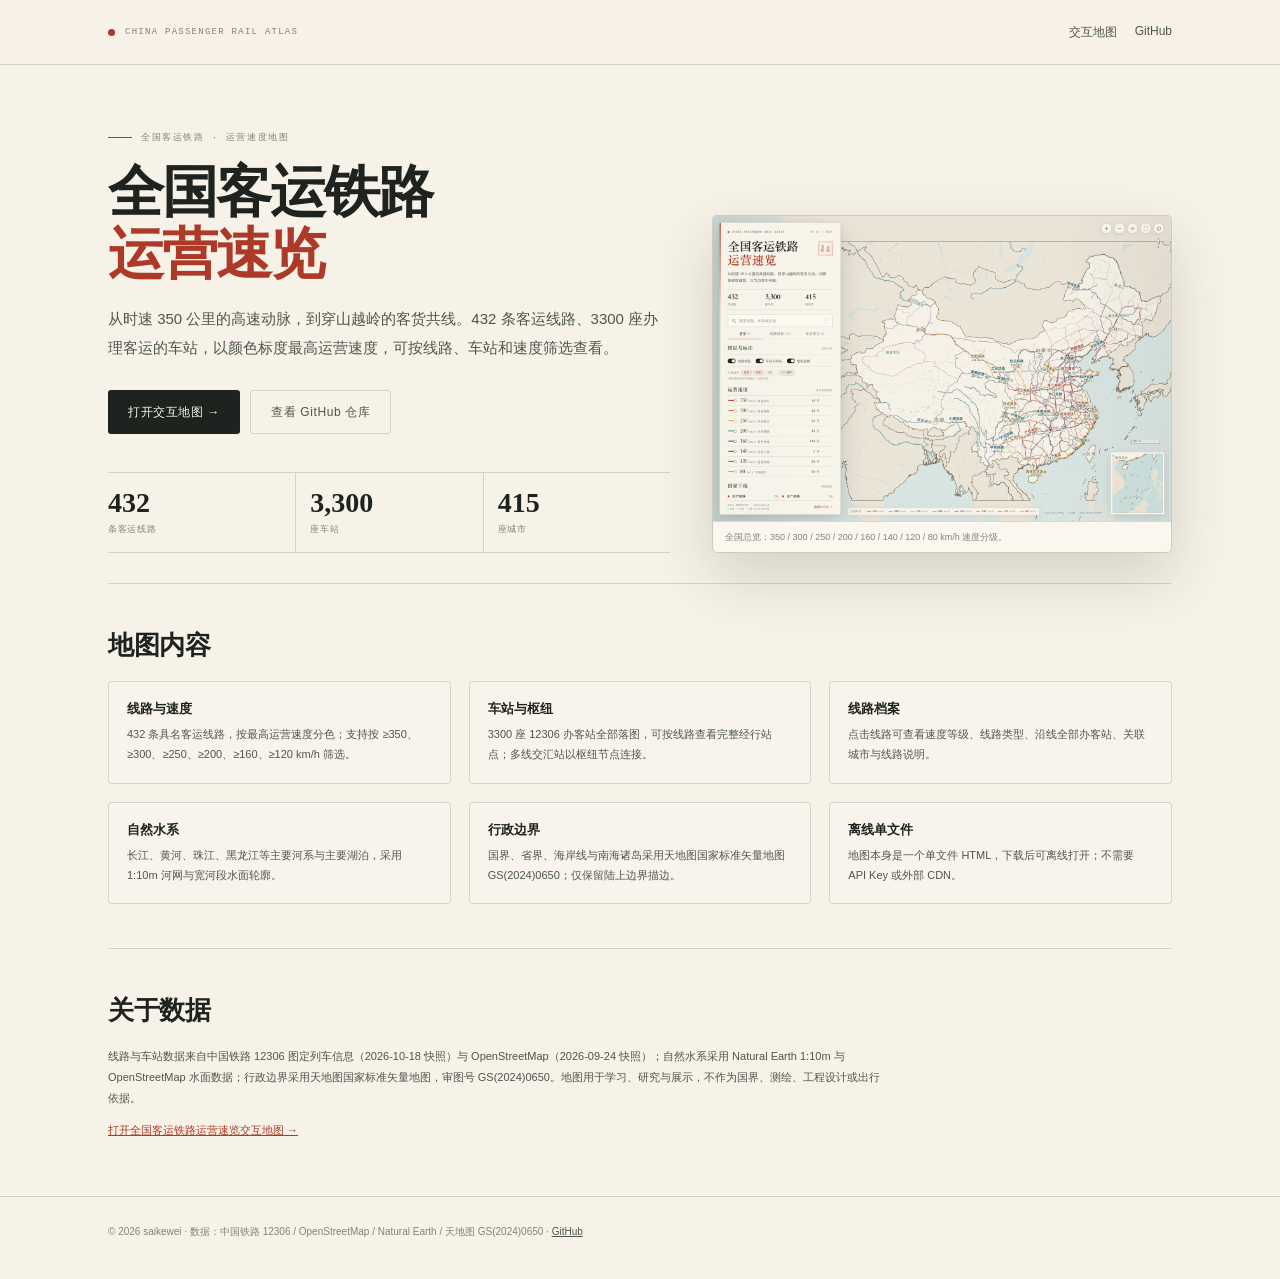
<file: index.html>
<!doctype html>
<html lang="zh-CN">
<head>
<meta charset="utf-8">
<meta name="viewport" content="width=device-width, initial-scale=1, viewport-fit=cover">
<meta name="theme-color" content="#dae6e3">
<title>全国客运铁路运营速览 · 中国铁路客运线路地图</title>
<meta name="description" content="全国客运铁路运营速览：432 条客运线路、3300 座车站的交互地图，以运营时速着色，可按线路、车站和速度筛选。数据来自中国铁路 12306、OpenStreetMap 与国家标准矢量地图。">
<meta name="keywords" content="全国客运铁路,中国铁路地图,铁路运营速览,高铁线路图,铁路车站,12306,铁路速度">
<meta name="author" content="saikewei">
<meta name="google-site-verification" content="s7xhuDlLJ-hYEJmyCJqEhS32yF24J2EVVg4B6swz8QY">
<meta name="robots" content="index,follow,max-image-preview:large">
<link rel="sitemap" type="application/xml" title="Sitemap" href="https://saikewei.github.io/rail-map-cn/sitemap-index.xml">
<link rel="canonical" href="https://saikewei.github.io/rail-map-cn/">
<meta property="og:type" content="website">
<meta property="og:site_name" content="全国客运铁路运营速览">
<meta property="og:title" content="全国客运铁路运营速览 · 中国铁路客运线路地图">
<meta property="og:description" content="432 条客运线路、3300 座车站的中国铁路交互地图，按运营时速着色，支持线路、车站与速度筛选。">
<meta property="og:url" content="https://saikewei.github.io/rail-map-cn/">
<meta property="og:image" content="https://saikewei.github.io/rail-map-cn/preview/overview-desktop.png">
<meta property="og:locale" content="zh_CN">
<meta name="twitter:card" content="summary_large_image">
<meta name="twitter:title" content="全国客运铁路运营速览">
<meta name="twitter:description" content="432 条客运线路、3300 座车站的中国铁路交互地图。">
<meta name="twitter:image" content="https://saikewei.github.io/rail-map-cn/preview/overview-desktop.png">
<script type="application/ld+json">
{"@context":"https://schema.org","@type":"WebApplication","name":"全国客运铁路运营速览","alternateName":["全国客运铁路运营图","中国客运铁路地图"],"url":"https://saikewei.github.io/rail-map-cn/map.html","description":"432 条中国客运铁路线路、3300 座车站的交互地图，按最高运营速度着色，支持线路、车站和速度筛选。","applicationCategory":"TravelApplication","operatingSystem":"Web","inLanguage":"zh-CN","isAccessibleForFree":true,"screenshot":"https://saikewei.github.io/rail-map-cn/preview/overview-desktop.png","author":{"@type":"Person","name":"saikewei"},"offers":{"@type":"Offer","price":"0","priceCurrency":"CNY"}}
</script>
<style>
:root{--paper:#f7f2e7;--paper-soft:#fbf7ee;--ink:#1f231f;--ink2:#4e554e;--ink3:#7f847b;--hair:rgba(52,47,38,.16);--accent:#ad3a28;--sea:#dae6e3;--serif:"Songti SC","STSong","Noto Serif SC","Source Han Serif SC","SimSun",serif;--sans:"PingFang SC","Hiragino Sans GB","Microsoft YaHei","Noto Sans CJK SC",sans-serif;--mono:"SF Mono","Menlo",monospace}
*{box-sizing:border-box}html{background:var(--sea)}body{margin:0;background:var(--paper);color:var(--ink);font-family:var(--sans);-webkit-font-smoothing:antialiased}
a{color:inherit}.wrap{max-width:1120px;margin:0 auto;padding:0 28px}
header{border-bottom:1px solid var(--hair);background:rgba(247,242,231,.95)}.head{display:flex;align-items:center;justify-content:space-between;height:64px;gap:20px}
.brand{display:flex;align-items:center;gap:10px;font-family:var(--mono);font-size:9px;letter-spacing:.14em;color:var(--ink3);text-decoration:none}.brand i{width:7px;height:7px;border-radius:50%;background:var(--accent);display:block}
.nav{display:flex;gap:18px;font-size:12px}.nav a{text-decoration:none;color:var(--ink2)}.nav a:hover{color:var(--accent)}
.hero{padding:66px 0 30px;display:grid;grid-template-columns:1.1fr .9fr;gap:42px;align-items:end}
.kicker{font-family:var(--mono);font-size:9px;letter-spacing:.18em;color:var(--ink3);display:flex;align-items:center;gap:9px}.kicker:before{content:"";width:24px;height:1px;background:var(--accent)}
h1{font-family:var(--serif);font-size:56px;line-height:1.1;letter-spacing:-.035em;font-weight:600;margin:18px 0 0}h1 span{color:var(--accent)}
.dek{font-size:15px;line-height:1.9;color:var(--ink2);max-width:560px;margin:20px 0 0}
.cta{display:flex;gap:10px;flex-wrap:wrap;margin:28px 0 0}.btn{display:inline-flex;align-items:center;justify-content:center;height:44px;padding:0 20px;border-radius:3px;background:var(--ink);color:var(--paper-soft);text-decoration:none;font-size:12px;letter-spacing:.05em}.btn:hover{background:var(--accent)}.btn.ghost{background:transparent;color:var(--ink2);border:1px solid var(--hair);}.btn.ghost:hover{color:var(--accent);background:rgba(173,58,40,.04)}
.stats{display:grid;grid-template-columns:repeat(3,1fr);border-top:1px solid var(--hair);border-bottom:1px solid var(--hair);margin-top:38px}.stat{padding:16px 14px;border-left:1px solid var(--hair)}.stat:first-child{border-left:0;padding-left:0}.stat b{display:block;font-family:var(--serif);font-size:28px;line-height:1;font-weight:600}.stat span{display:block;margin-top:6px;font-size:9px;letter-spacing:.08em;color:var(--ink3)}
.shot{margin:0;border:1px solid rgba(52,47,38,.22);border-radius:5px;overflow:hidden;box-shadow:0 24px 60px rgba(29,38,33,.16);background:var(--paper-soft)}.shot img{display:block;width:100%;height:auto}.shot figcaption{font-size:9px;line-height:1.6;color:var(--ink3);padding:8px 12px;border-top:1px solid var(--hair)}
section{padding:44px 0;border-top:1px solid var(--hair)}section h2{font-family:var(--serif);font-size:26px;letter-spacing:-.01em;margin:0 0 18px}.grid{display:grid;grid-template-columns:repeat(3,1fr);gap:18px}.card{padding:18px;border:1px solid var(--hair);border-radius:4px;background:rgba(255,255,255,.2)}.card h3{font-size:13px;margin:0 0 7px}.card p{font-size:11px;line-height:1.8;color:var(--ink2);margin:0}
.note{font-size:11px;line-height:1.9;color:var(--ink2);max-width:780px}.note a{color:var(--accent)}
footer{border-top:1px solid var(--hair);padding:26px 0 38px;font-size:10px;line-height:1.8;color:var(--ink3)}footer a{color:var(--ink2)}
@media(max-width:820px){.hero{grid-template-columns:1fr;gap:30px;padding-top:42px}h1{font-size:40px}.dek{font-size:13px}.grid{grid-template-columns:1fr}.head{height:56px}.nav{gap:12px;font-size:10px}.wrap{padding:0 19px}.stat b{font-size:23px}.shot{max-height:360px}.shot img{height:360px;object-fit:cover;object-position:center}}
</style>
</head>
<body>
<header><div class="wrap head"><a class="brand" href="./"><i></i>CHINA PASSENGER RAIL ATLAS</a><nav class="nav"><a href="map.html">交互地图</a><a href="https://github.com/saikewei/rail-map-cn" target="_blank" rel="noopener">GitHub</a></nav></div></header>
<main class="wrap">
  <div class="hero">
    <div>
      <div class="kicker">全国客运铁路 · 运营速度地图</div>
      <h1>全国客运铁路<br><span>运营速览</span></h1>
      <p class="dek">从时速 350 公里的高速动脉，到穿山越岭的客货共线。432 条客运线路、3300 座办理客运的车站，以颜色标度最高运营速度，可按线路、车站和速度筛选查看。</p>
      <div class="cta"><a class="btn" href="map.html">打开交互地图 →</a><a class="btn ghost" href="https://github.com/saikewei/rail-map-cn" target="_blank" rel="noopener">查看 GitHub 仓库</a></div>
      <div class="stats"><div class="stat"><b>432</b><span>条客运线路</span></div><div class="stat"><b>3,300</b><span>座车站</span></div><div class="stat"><b>415</b><span>座城市</span></div></div>
    </div>
    <figure class="shot"><img src="preview/overview-desktop.png" alt="全国客运铁路运营速览地图：按运营时速着色的中国铁路线路与车站"><figcaption>全国总览：350 / 300 / 250 / 200 / 160 / 140 / 120 / 80 km/h 速度分级。</figcaption></figure>
  </div>
  <section><h2>地图内容</h2><div class="grid">
    <div class="card"><h3>线路与速度</h3><p>432 条具名客运线路，按最高运营速度分色；支持按 ≥350、≥300、≥250、≥200、≥160、≥120 km/h 筛选。</p></div>
    <div class="card"><h3>车站与枢纽</h3><p>3300 座 12306 办客站全部落图，可按线路查看完整经行站点；多线交汇站以枢纽节点连接。</p></div>
    <div class="card"><h3>线路档案</h3><p>点击线路可查看速度等级、线路类型、沿线全部办客站、关联城市与线路说明。</p></div>
    <div class="card"><h3>自然水系</h3><p>长江、黄河、珠江、黑龙江等主要河系与主要湖泊，采用 1:10m 河网与宽河段水面轮廓。</p></div>
    <div class="card"><h3>行政边界</h3><p>国界、省界、海岸线与南海诸岛采用天地图国家标准矢量地图 GS(2024)0650；仅保留陆上边界描边。</p></div>
    <div class="card"><h3>离线单文件</h3><p>地图本身是一个单文件 HTML，下载后可离线打开；不需要 API Key 或外部 CDN。</p></div>
  </div></section>
  <section><h2>关于数据</h2><p class="note">线路与车站数据来自中国铁路 12306 图定列车信息（2026-10-18 快照）与 OpenStreetMap（2026-09-24 快照）；自然水系采用 Natural Earth 1:10m 与 OpenStreetMap 水面数据；行政边界采用天地图国家标准矢量地图，审图号 GS(2024)0650。地图用于学习、研究与展示，不作为国界、测绘、工程设计或出行依据。</p><p class="note"><a href="map.html">打开全国客运铁路运营速览交互地图 →</a></p></section>
</main>
<footer><div class="wrap">© 2026 saikewei · 数据：中国铁路 12306 / OpenStreetMap / Natural Earth / 天地图 GS(2024)0650 · <a href="https://github.com/saikewei/rail-map-cn">GitHub</a></div></footer>
</body>
</html>
</file>
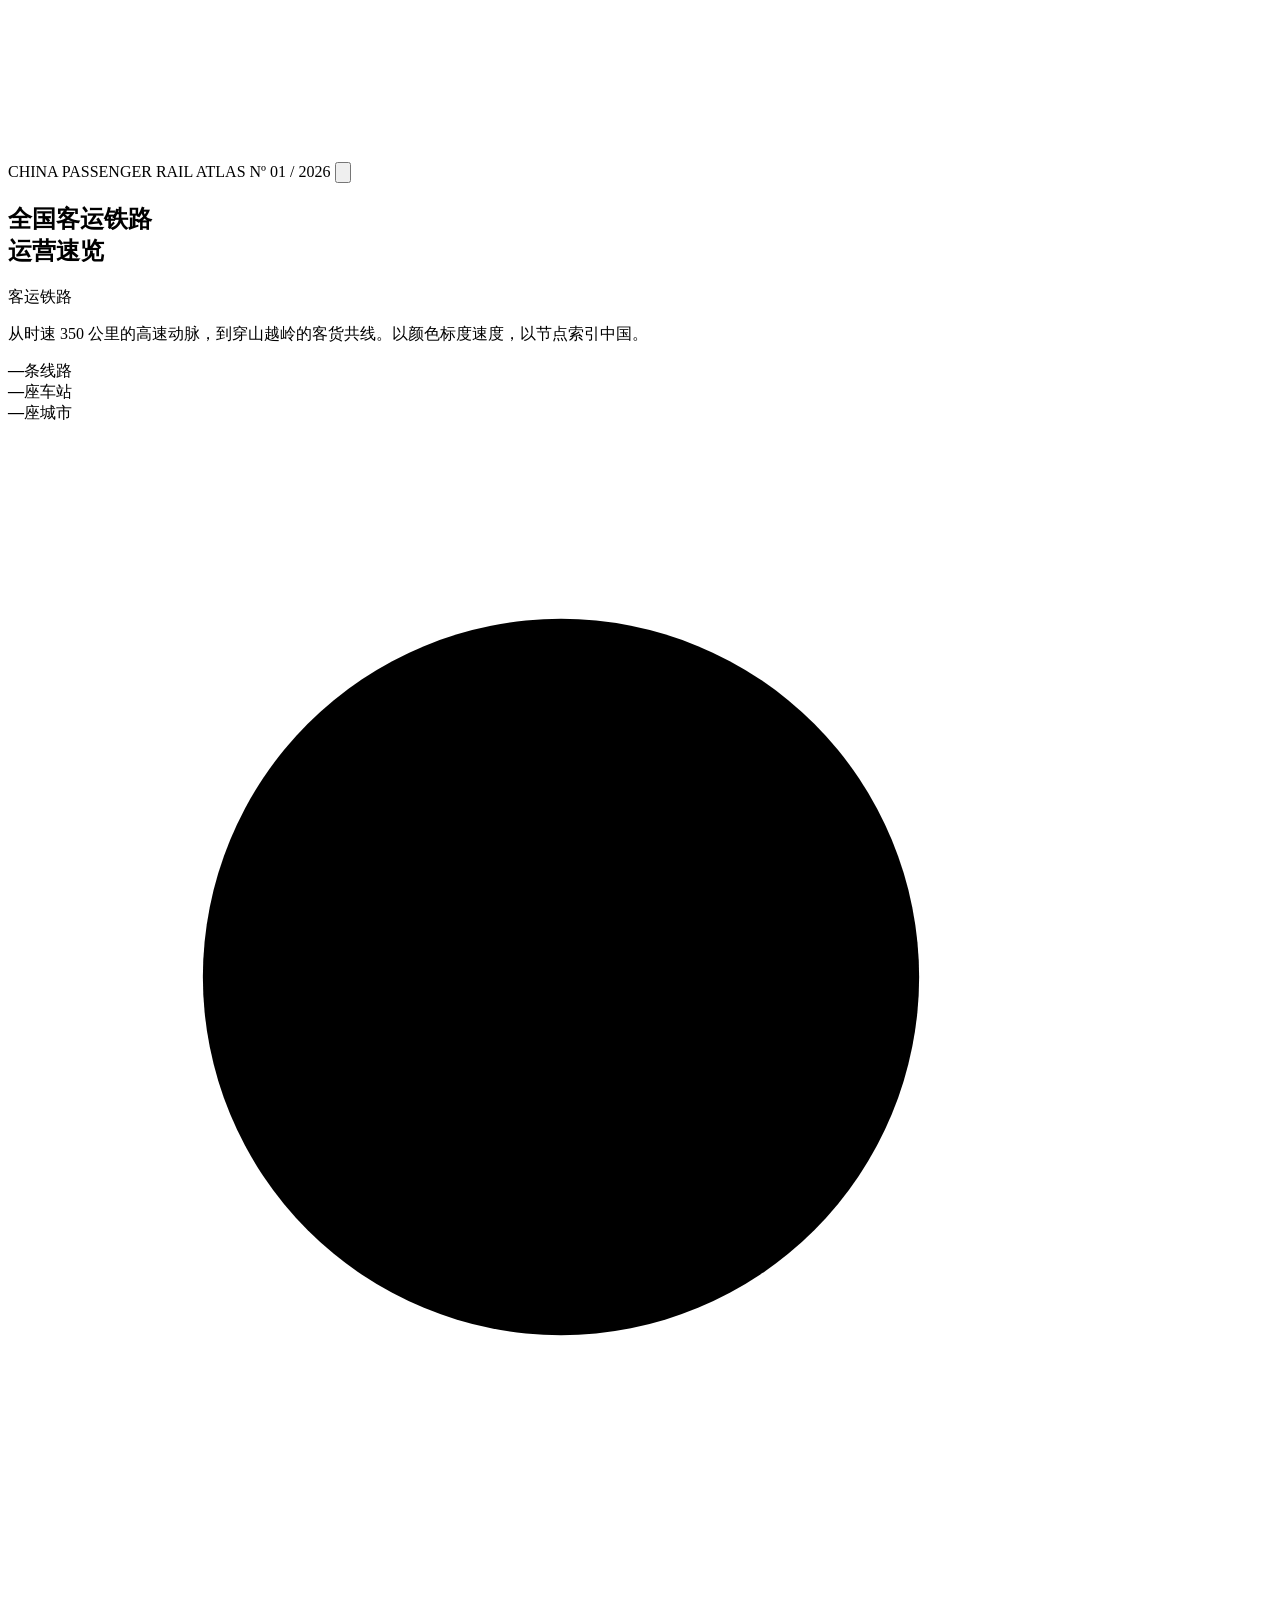
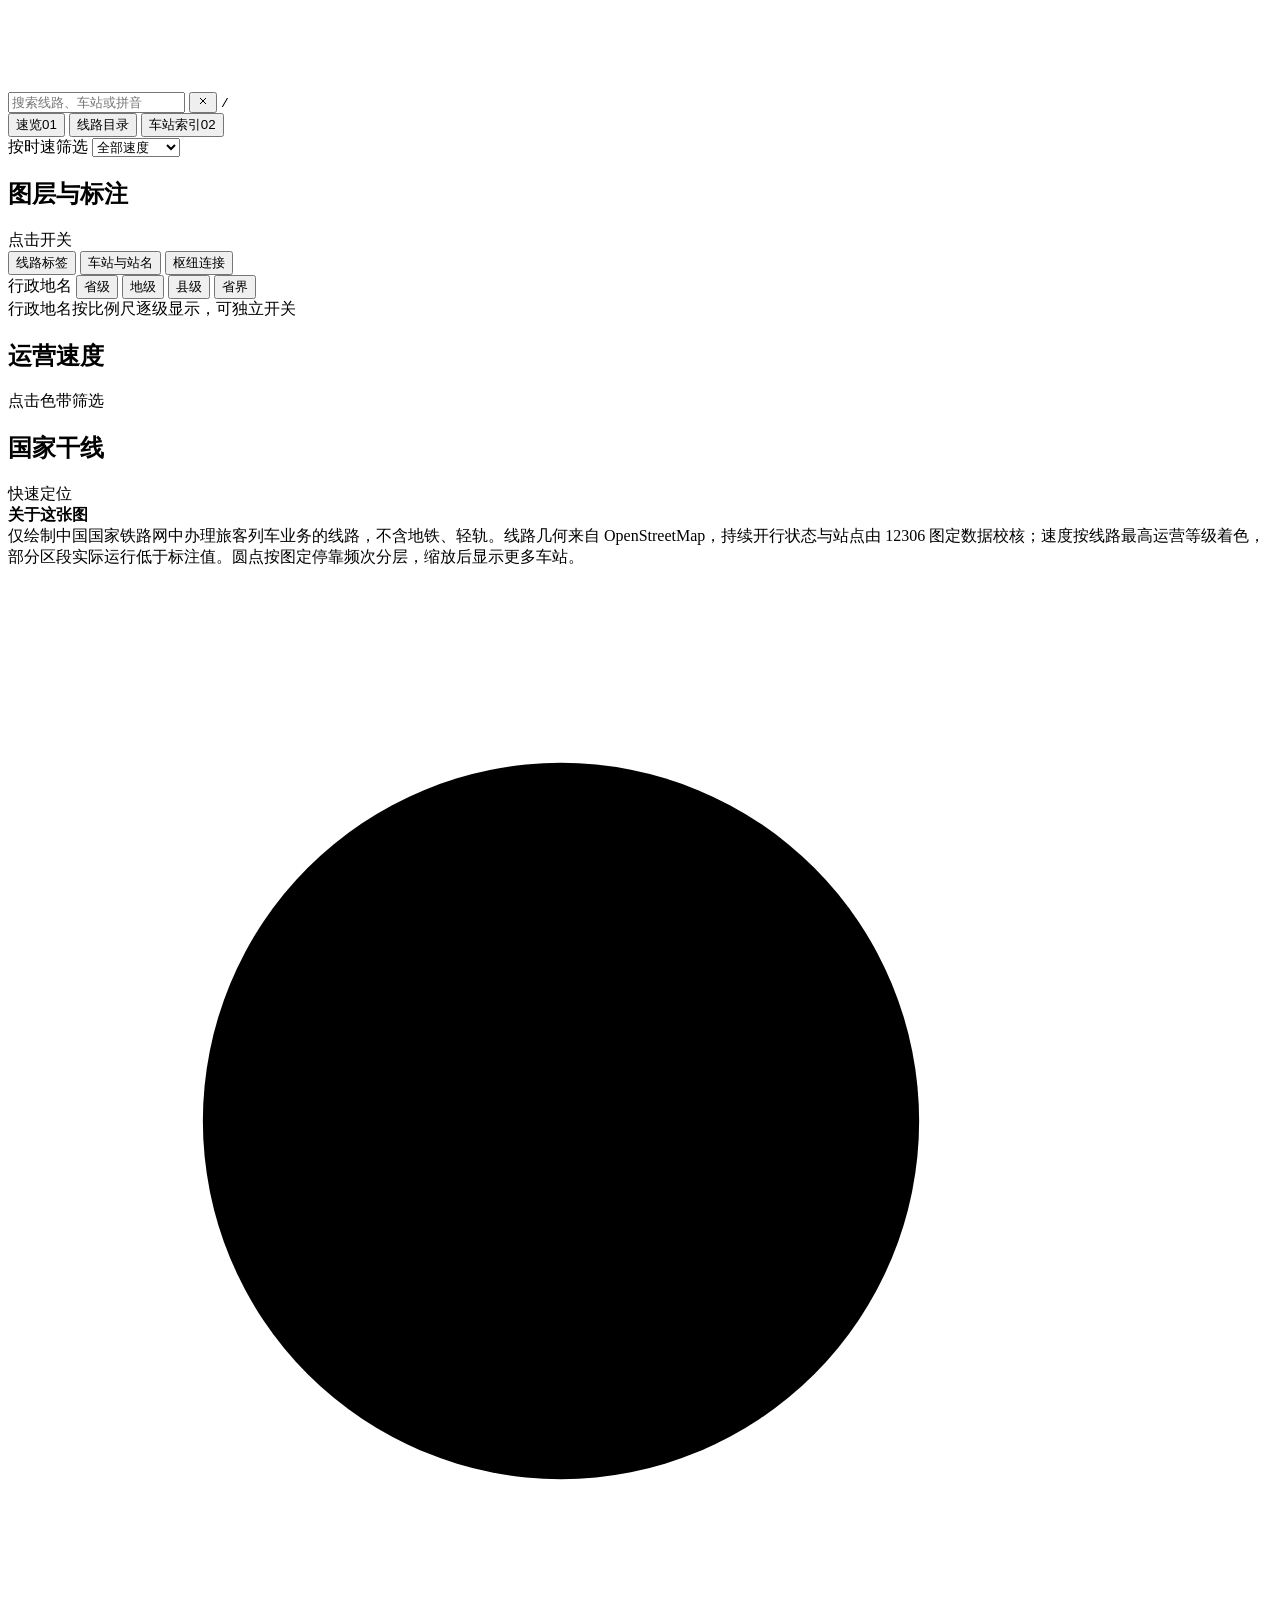
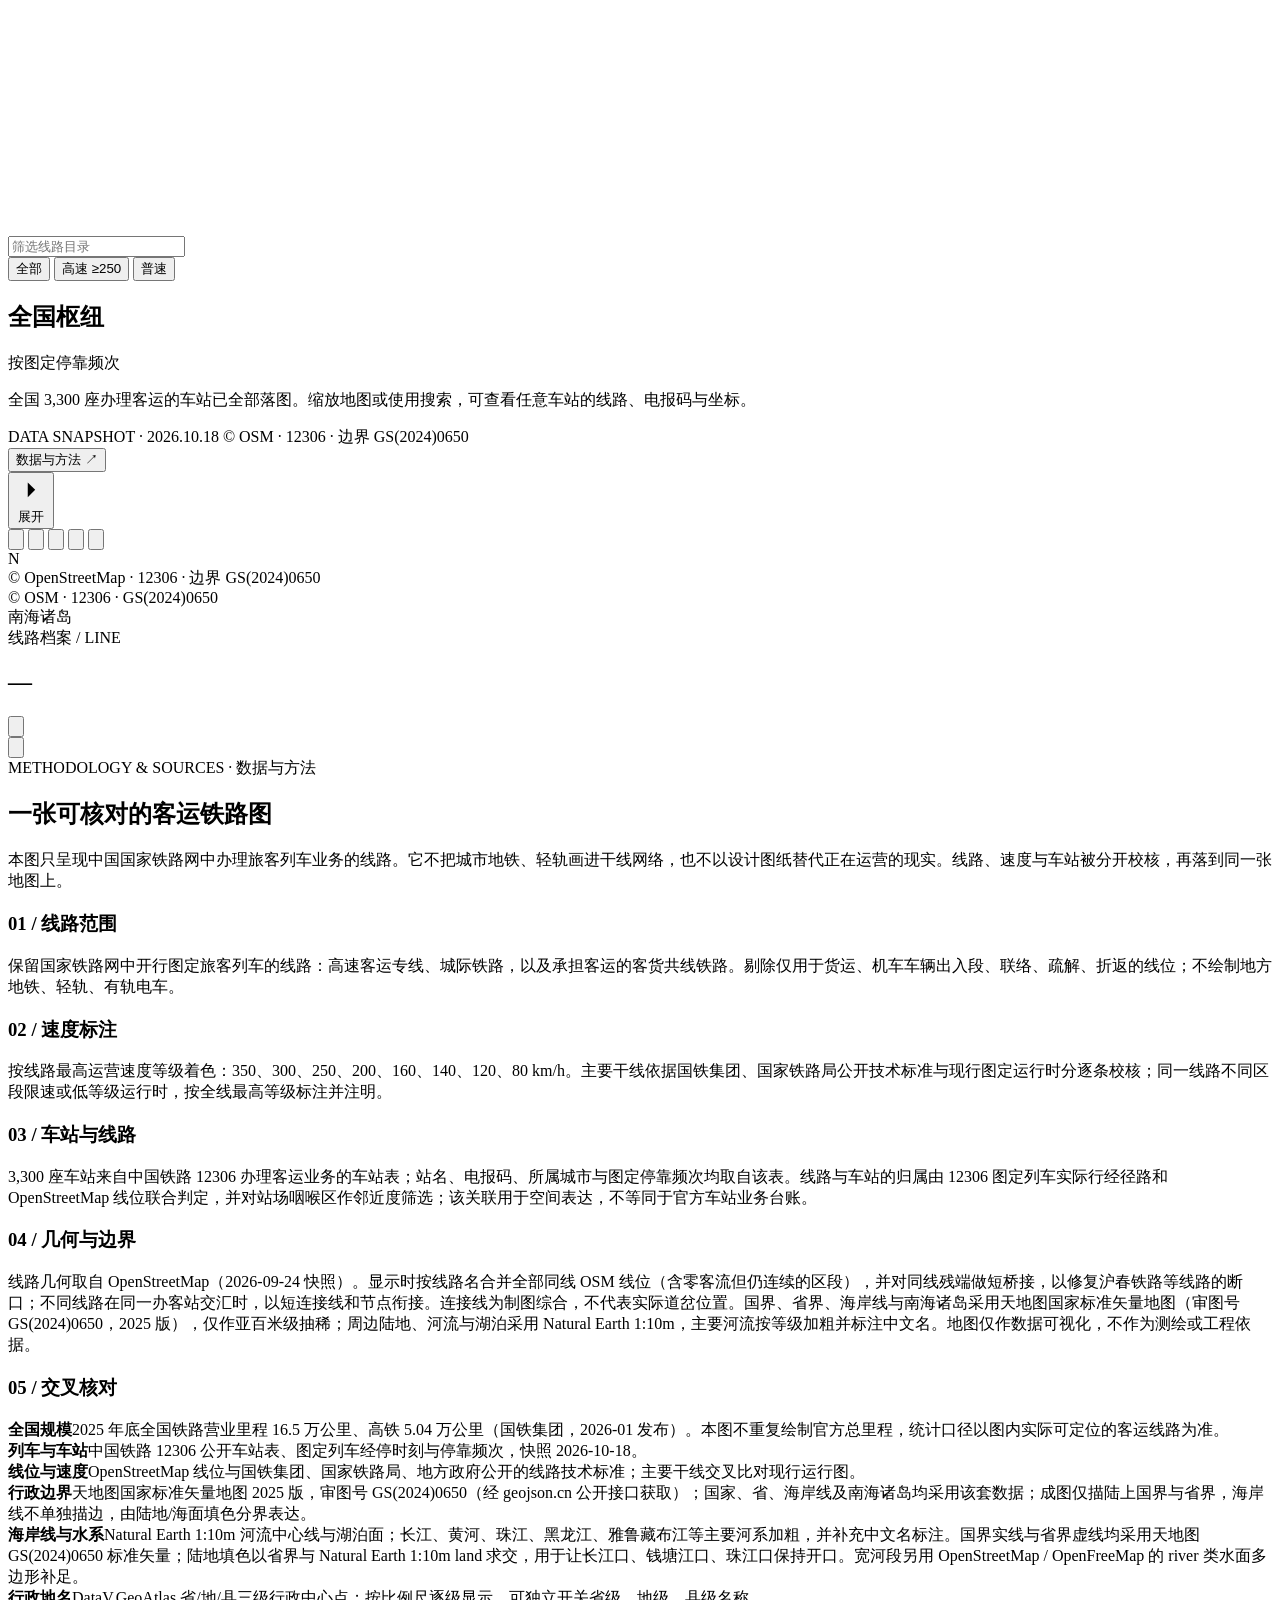
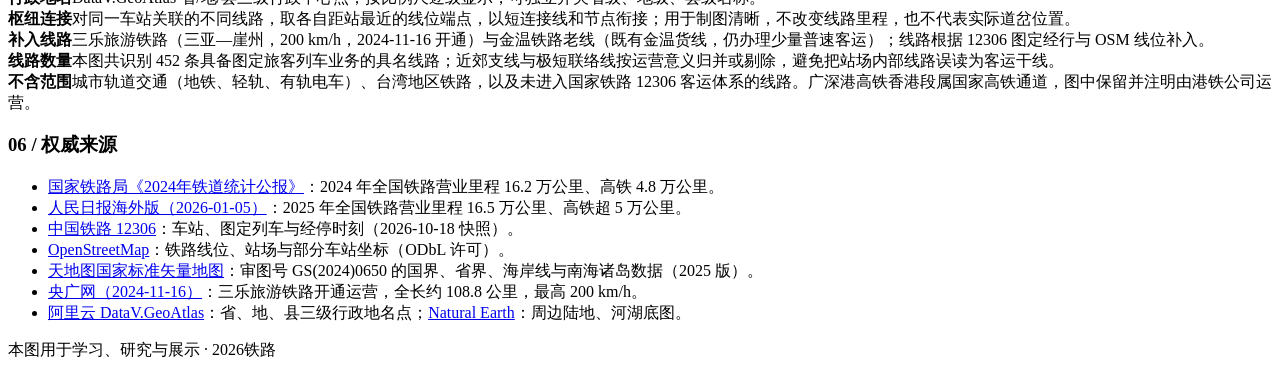
<file: src/index.template.html>
<!doctype html>
<html lang="zh-CN">
<head>
<meta charset="utf-8">
<meta name="viewport" content="width=device-width, initial-scale=1, viewport-fit=cover">
<meta name="theme-color" content="#dae6e3">
<title>全国客运铁路运营速览 · 中国铁路客运线路地图</title>
<meta name="description" content="全国客运铁路运营速览：432 条客运线路、3300 座车站的交互地图，以运营时速着色，可按线路、车站和速度筛选。数据来自中国铁路 12306、OpenStreetMap 与国家标准矢量地图。">
<meta name="keywords" content="全国客运铁路,中国铁路地图,铁路运营速览,高铁线路图,铁路车站,12306,铁路速度">
<meta name="author" content="saikewei">
<meta name="google-site-verification" content="s7xhuDlLJ-hYEJmyCJqEhS32yF24J2EVVg4B6swz8QY">
<meta name="robots" content="index,follow,max-image-preview:large">
<link rel="sitemap" type="application/xml" title="Sitemap" href="https://saikewei.github.io/rail-map-cn/sitemap-index.xml">
<link rel="canonical" href="https://saikewei.github.io/rail-map-cn/map.html">
<meta property="og:type" content="website">
<meta property="og:site_name" content="全国客运铁路运营速览">
<meta property="og:title" content="全国客运铁路运营速览 · 中国铁路客运线路地图">
<meta property="og:description" content="432 条客运线路、3300 座车站的中国铁路交互地图，按运营时速着色，支持线路、车站与速度筛选。">
<meta property="og:url" content="https://saikewei.github.io/rail-map-cn/map.html">
<meta property="og:image" content="https://saikewei.github.io/rail-map-cn/preview/overview-desktop.png">
<meta property="og:locale" content="zh_CN">
<meta name="twitter:card" content="summary_large_image">
<meta name="twitter:title" content="全国客运铁路运营速览">
<meta name="twitter:description" content="432 条客运线路、3300 座车站的中国铁路交互地图。">
<meta name="twitter:image" content="https://saikewei.github.io/rail-map-cn/preview/overview-desktop.png">
<style>
/*__MAPLIBRE_CSS__*/
</style>
<style>
/*__ATLAS_CSS__*/
</style>
</head>
<body>
<div id="app">
  <div id="map" role="application" aria-label="中国客运铁路交互地图"></div>
  <div class="map-shade" aria-hidden="true"></div>
  <div class="grain" aria-hidden="true"></div>
  <svg id="lineLabelLayer" aria-hidden="true"></svg>
  <svg id="waterLabelLayer" aria-hidden="true"></svg>

  <aside class="panel" id="panel" aria-label="地图控制与目录">
    <div class="panel-scroll">
      <header class="masthead">
        <div class="masthead-meta">
          <span class="eyebrow"><span class="dot"></span>CHINA PASSENGER RAIL ATLAS</span>
          <span class="issue">Nº 01 / 2026</span>
          <button class="panel-collapse" id="panelCollapse" type="button" aria-label="收起面板" aria-expanded="true" title="收起面板">
            <svg viewBox="0 0 24 24" aria-hidden="true"><path d="M14.5 6 8.5 12l6 6"></path></svg>
          </button>
        </div>
        <div class="title-row">
          <h1>全国客运铁路<br><span class="title-accent">运营速览</span></h1>
          <div class="seal" aria-hidden="true"><span>客</span><span>运</span><span>铁</span><span>路</span></div>
        </div>
        <p class="dek">从时速 350 公里的高速动脉，到穿山越岭的客货共线。以颜色标度速度，以节点索引中国。</p>
        <div class="stat-row">
          <div class="stat"><b id="statLines">—</b><span>条线路</span></div>
          <div class="stat"><b id="statStations">—</b><span>座车站</span></div>
          <div class="stat"><b id="statCities">—</b><span>座城市</span></div>
        </div>
      </header>

      <div class="search-wrap" id="searchWrap">
        <div class="search-box">
          <svg viewBox="0 0 24 24" aria-hidden="true"><circle cx="10.5" cy="10.5" r="6.8"></circle><path d="M15.6 15.6 21 21"></path></svg>
          <input id="searchInput" type="text" placeholder="搜索线路、车站或拼音" autocomplete="off" spellcheck="false" role="combobox" aria-expanded="false" aria-controls="searchResults">
          <button class="search-clear" id="searchClear" aria-label="清除搜索"><svg width="12" height="12" viewBox="0 0 24 24" fill="none" stroke="currentColor" stroke-width="2"><path d="M6 6l12 12M18 6L6 18"/></svg></button>
          <kbd>/</kbd>
        </div>
        <div class="search-results" id="searchResults" role="listbox"></div>
      </div>

      <nav class="tabs" role="tablist" aria-label="面板切换">
        <button class="tab active" id="tab-btn-overview" role="tab" aria-selected="true" aria-controls="tab-overview" data-tab="overview">速览<span class="tab-count">01</span></button>
        <button class="tab" id="tab-btn-lines" role="tab" aria-selected="false" aria-controls="tab-lines" data-tab="lines">线路目录<span class="tab-count" id="lineCountTab"></span></button>
        <button class="tab" id="tab-btn-stations" role="tab" aria-selected="false" aria-controls="tab-stations" data-tab="stations">车站索引<span class="tab-count">02</span></button>
      </nav>

      <div class="speed-filter-row">
        <label for="speedFilter">按时速筛选</label>
        <select id="speedFilter" aria-label="按时速筛选线路">
          <option value="all">全部速度</option>
          <option value="350">≥ 350 km/h</option>
          <option value="300">≥ 300 km/h</option>
          <option value="250">≥ 250 km/h</option>
          <option value="200">≥ 200 km/h</option>
          <option value="160">≥ 160 km/h</option>
          <option value="120">≥ 120 km/h</option>
          <option value="custom" disabled>自定义</option>
        </select>
        <span class="speed-filter-count" id="speedFilterCount"></span>
      </div>

      <div class="tab-body" id="tabBody">
        <section class="tab-panel active" id="tab-overview" role="tabpanel" aria-labelledby="tab-btn-overview">
          <div class="section-head"><h2>图层与标注</h2><span>点击开关</span></div>
          <div class="toggle-row">
            <button class="toggle on" id="toggleLineLabels" aria-pressed="true"><span class="track"></span><span class="t-label">线路标签</span></button>
            <button class="toggle on" id="toggleStations" aria-pressed="true"><span class="track"></span><span class="t-label">车站与站名</span></button>
            <button class="toggle on" id="toggleJunctions" aria-pressed="true" title="显示不同线路在枢纽站的交汇连接"><span class="track"></span><span class="t-label">枢纽连接</span></button>
          </div>
          <div class="admin-bar">
            <span class="admin-title">行政地名</span>
            <button class="lvl on" data-level="province" aria-pressed="true" title="省级行政地名">省级</button>
            <button class="lvl on" data-level="city" aria-pressed="true" title="地级行政地名">地级</button>
            <button class="lvl" data-level="county" aria-pressed="false" title="县级行政地名">县级</button>
            <span class="admin-sep" aria-hidden="true"></span>
            <button class="border-btn on" id="toggleProvinceBorders" aria-pressed="true" title="显示或隐藏省界"><i aria-hidden="true"></i>省界</button>
          </div>
          <div class="admin-hint">行政地名按比例尺逐级显示，可独立开关</div>

          <div class="section-head"><h2>运营速度</h2><span>点击色带筛选</span></div>
          <div class="speed-list" id="speedLegend"></div>

          <div class="section-head"><h2>国家干线</h2><span>快速定位</span></div>
          <div class="featured-grid" id="featuredGrid"></div>

          <div class="note"><b>关于这张图</b><br>仅绘制中国国家铁路网中办理旅客列车业务的线路，不含地铁、轻轨。线路几何来自 OpenStreetMap，持续开行状态与站点由 12306 图定数据校核；速度按线路最高运营等级着色，部分区段实际运行低于标注值。圆点按图定停靠频次分层，缩放后显示更多车站。</div>
        </section>

        <section class="tab-panel" id="tab-lines" role="tabpanel" aria-labelledby="tab-btn-lines">
          <div class="list-tools">
            <div class="list-search">
              <svg viewBox="0 0 24 24" aria-hidden="true"><circle cx="10.5" cy="10.5" r="6.8"></circle><path d="M15.6 15.6 21 21"></path></svg>
              <input id="lineFilter" type="text" placeholder="筛选线路目录" autocomplete="off">
            </div>
            <div class="segmented" id="lineSegmented">
              <button class="seg active" data-filter="all">全部</button>
              <button class="seg" data-filter="hsr">高速 ≥250</button>
              <button class="seg" data-filter="conv">普速</button>
            </div>
          </div>
          <div class="line-list" id="lineList"></div>
        </section>

        <section class="tab-panel" id="tab-stations" role="tabpanel" aria-labelledby="tab-btn-stations">
          <div class="section-head" style="margin-top:17px"><h2>全国枢纽</h2><span>按图定停靠频次</span></div>
          <p class="hub-list-note">全国 3,300 座办理客运的车站已全部落图。缩放地图或使用搜索，可查看任意车站的线路、电报码与坐标。</p>
          <div class="station-grid" id="hubList"></div>
        </section>
      </div>

      <footer class="panel-footer">
        <div class="footer-left">
          <span>DATA SNAPSHOT · 2026.10.18</span>
          <span class="footer-attr">© OSM · 12306 · 边界 GS(2024)0650</span>
        </div>
        <button id="aboutBtn2" aria-haspopup="dialog">数据与方法 ↗</button>
      </footer>
    </div>
  </aside>

  <button class="panel-reopen" id="panelReopen" type="button" aria-label="展开面板" aria-expanded="false" title="展开面板">
    <svg viewBox="0 0 24 24" aria-hidden="true"><path d="M9.5 6l6 6-6 6"></path></svg>
    <span>展开</span>
  </button>

  <div class="map-top-actions" aria-label="地图工具">
    <button class="map-action" id="zoomIn" title="放大" aria-label="放大"><svg viewBox="0 0 24 24"><path d="M12 5v14M5 12h14"/></svg></button>
    <button class="map-action" id="zoomOut" title="缩小" aria-label="缩小"><svg viewBox="0 0 24 24"><path d="M5 12h14"/></svg></button>
    <button class="map-action" id="resetView" title="回到全国视图" aria-label="回到全国视图"><svg viewBox="0 0 24 24"><path d="M12 3v3M12 18v3M3 12h3M18 12h3"/><circle cx="12" cy="12" r="3.2"/></svg></button>
    <button class="map-action" id="fullscreenBtn" title="全屏显示" aria-label="全屏显示"><svg viewBox="0 0 24 24"><path d="M8 3H3v5M16 3h5v5M8 21H3v-5M16 21h5v-5"/></svg></button>
    <button class="map-action" id="aboutBtn" title="数据与方法" aria-label="数据与方法" aria-haspopup="dialog"><svg viewBox="0 0 24 24"><circle cx="12" cy="12" r="9"/><path d="M12 10.5v5.5M12 7.7v.1"/></svg></button>
  </div>
  <div class="north-mark" aria-hidden="true"><i class="arrow"></i><span>N</span></div>

  <div id="mapFooter">
    <div class="map-legend" id="mapLegend"></div>
    <div class="map-credit">© OpenStreetMap · 12306 · 边界 GS(2024)0650</div>
  </div>
  <div class="map-attrib-mobile">© OSM · 12306 · GS(2024)0650</div>
  <div id="inset" aria-hidden="true">
    <div id="insetMap"></div>
    <div class="inset-frame"></div>
    <div class="inset-caption">南海诸岛</div>
  </div>

  <aside class="detail-panel" id="detailPanel" aria-live="polite">
    <div class="detail-accent" id="detailAccent"></div>
    <div class="detail-scroll" id="detailScroll">
      <div class="detail-top">
        <div>
          <div class="detail-kicker" id="detailKicker">线路档案 / LINE</div>
          <h2 id="detailName">—</h2>
          <p class="detail-sub" id="detailSub"></p>
        </div>
        <button class="detail-close" id="detailClose" aria-label="关闭详情"><svg viewBox="0 0 24 24"><path d="M6 6l12 12M18 6L6 18"/></svg></button>
      </div>
      <div class="detail-tags" id="detailTags"></div>
      <div id="detailBody"></div>
    </div>
  </aside>

  <div class="modal hidden" id="aboutModal" role="dialog" aria-modal="true" aria-labelledby="aboutTitle">
    <div class="modal-card">
      <button class="modal-close" id="modalClose" aria-label="关闭"><svg viewBox="0 0 24 24"><path d="M6 6l12 12M18 6L6 18"/></svg></button>
      <div class="modal-kicker">METHODOLOGY & SOURCES · 数据与方法</div>
      <h2 id="aboutTitle">一张可核对的客运铁路图</h2>
      <p class="modal-lede">本图只呈现中国国家铁路网中办理旅客列车业务的线路。它不把城市地铁、轻轨画进干线网络，也不以设计图纸替代正在运营的现实。线路、速度与车站被分开校核，再落到同一张地图上。</p>
      <div class="modal-grid">
        <section class="modal-sec">
          <h3>01 / 线路范围</h3>
          <p>保留国家铁路网中开行图定旅客列车的线路：高速客运专线、城际铁路，以及承担客运的客货共线铁路。剔除仅用于货运、机车车辆出入段、联络、疏解、折返的线位；不绘制地方地铁、轻轨、有轨电车。</p>
        </section>
        <section class="modal-sec">
          <h3>02 / 速度标注</h3>
          <p>按线路最高运营速度等级着色：350、300、250、200、160、140、120、80 km/h。主要干线依据国铁集团、国家铁路局公开技术标准与现行图定运行时分逐条校核；同一线路不同区段限速或低等级运行时，按全线最高等级标注并注明。</p>
        </section>
        <section class="modal-sec">
          <h3>03 / 车站与线路</h3>
          <p><span id="aboutStationCount">3,300</span> 座车站来自中国铁路 12306 办理客运业务的车站表；站名、电报码、所属城市与图定停靠频次均取自该表。线路与车站的归属由 12306 图定列车实际行经径路和 OpenStreetMap 线位联合判定，并对站场咽喉区作邻近度筛选；该关联用于空间表达，不等同于官方车站业务台账。</p>
        </section>
        <section class="modal-sec">
          <h3>04 / 几何与边界</h3>
          <p>线路几何取自 OpenStreetMap（2026-09-24 快照）。显示时按线路名合并全部同线 OSM 线位（含零客流但仍连续的区段），并对同线残端做短桥接，以修复沪春铁路等线路的断口；不同线路在同一办客站交汇时，以短连接线和节点衔接。连接线为制图综合，不代表实际道岔位置。国界、省界、海岸线与南海诸岛采用天地图国家标准矢量地图（审图号 GS(2024)0650，2025 版），仅作亚百米级抽稀；周边陆地、河流与湖泊采用 Natural Earth 1:10m，主要河流按等级加粗并标注中文名。地图仅作数据可视化，不作为测绘或工程依据。</p>
        </section>
        <section class="modal-sec full">
          <h3>05 / 交叉核对</h3>
          <div class="source-row"><b>全国规模</b><span>2025 年底全国铁路营业里程 16.5 万公里、高铁 5.04 万公里（国铁集团，2026-01 发布）。本图不重复绘制官方总里程，统计口径以图内实际可定位的客运线路为准。</span></div>
          <div class="source-row"><b>列车与车站</b><span>中国铁路 12306 公开车站表、图定列车经停时刻与停靠频次，快照 2026-10-18。</span></div>
          <div class="source-row"><b>线位与速度</b><span>OpenStreetMap 线位与国铁集团、国家铁路局、地方政府公开的线路技术标准；主要干线交叉比对现行运行图。</span></div>
          <div class="source-row"><b>行政边界</b><span>天地图国家标准矢量地图 2025 版，审图号 GS(2024)0650（经 geojson.cn 公开接口获取）；国家、省、海岸线及南海诸岛均采用该套数据；成图仅描陆上国界与省界，海岸线不单独描边，由陆地/海面填色分界表达。</span></div>
          <div class="source-row"><b>海岸线与水系</b><span>Natural Earth 1:10m 河流中心线与湖泊面；长江、黄河、珠江、黑龙江、雅鲁藏布江等主要河系加粗，并补充中文名标注。国界实线与省界虚线均采用天地图 GS(2024)0650 标准矢量；陆地填色以省界与 Natural Earth 1:10m land 求交，用于让长江口、钱塘江口、珠江口保持开口。宽河段另用 OpenStreetMap / OpenFreeMap 的 river 类水面多边形补足。</span></div>
          <div class="source-row"><b>行政地名</b><span>DataV.GeoAtlas 省/地/县三级行政中心点；按比例尺逐级显示，可独立开关省级、地级、县级名称。</span></div>
          <div class="source-row"><b>枢纽连接</b><span>对同一车站关联的不同线路，取各自距站最近的线位端点，以短连接线和节点衔接；用于制图清晰，不改变线路里程，也不代表实际道岔位置。</span></div>
          <div class="source-row"><b>补入线路</b><span>三乐旅游铁路（三亚—崖州，200 km/h，2024-11-16 开通）与金温铁路老线（既有金温货线，仍办理少量普速客运）；线路根据 12306 图定经行与 OSM 线位补入。</span></div>
          <div class="source-row"><b>线路数量</b><span>本图共识别 <span id="aboutLineCount">452</span> 条具备图定旅客列车业务的具名线路；近郊支线与极短联络线按运营意义归并或剔除，避免把站场内部线路误读为客运干线。</span></div>
          <div class="source-row"><b>不含范围</b><span>城市轨道交通（地铁、轻轨、有轨电车）、台湾地区铁路，以及未进入国家铁路 12306 客运体系的线路。广深港高铁香港段属国家高铁通道，图中保留并注明由港铁公司运营。</span></div>
        </section>
        <section class="modal-sec full">
          <h3>06 / 权威来源</h3>
          <ul>
            <li><a href="https://www.nra.gov.cn/xwzx/xwxx/xwlb/202506/t20250606_348989.shtml" target="_blank" rel="noopener">国家铁路局《2024年铁道统计公报》</a>：2024 年全国铁路营业里程 16.2 万公里、高铁 4.8 万公里。</li>
            <li><a href="http://paper.people.com.cn/rmrbhwb/pad/content/202601/05/content_30129239.html" target="_blank" rel="noopener">人民日报海外版（2026-01-05）</a>：2025 年全国铁路营业里程 16.5 万公里、高铁超 5 万公里。</li>
            <li><a href="https://www.12306.cn/" target="_blank" rel="noopener">中国铁路 12306</a>：车站、图定列车与经停时刻（2026-10-18 快照）。</li>
            <li><a href="https://www.openstreetmap.org/" target="_blank" rel="noopener">OpenStreetMap</a>：铁路线位、站场与部分车站坐标（ODbL 许可）。</li>
            <li><a href="https://geojson.cn/data/atlas/tiandi" target="_blank" rel="noopener">天地图国家标准矢量地图</a>：审图号 GS(2024)0650 的国界、省界、海岸线与南海诸岛数据（2025 版）。</li>
            <li><a href="https://news.cnr.cn/local/dftj/20241116/t20241116_526978066.shtml" target="_blank" rel="noopener">央广网（2024-11-16）</a>：三乐旅游铁路开通运营，全长约 108.8 公里，最高 200 km/h。</li>
            <li><a href="https://datav.aliyun.com/portal/school/atlas/area_selector" target="_blank" rel="noopener">阿里云 DataV.GeoAtlas</a>：省、地、县三级行政地名点；<a href="https://www.naturalearthdata.com/" target="_blank" rel="noopener">Natural Earth</a>：周边陆地、河湖底图。</li>
          </ul>
        </section>
      </div>
      <div class="modal-foot"><span>本图用于学习、研究与展示 · 2026</span><span class="seal-small">铁路</span></div>
    </div>
  </div>

  <div id="mapTip" class="map-tip" hidden></div>
  <div id="toast" role="status"></div>
</div>
<script>
/*__MAPLIBRE_JS__*/
</script>
<script>
window.ATLAS = /*__ATLAS_DATA__*/;
window.GLYPHS = /*__GLYPHS__*/;
</script>
<script>
/*__ATLAS_JS__*/
</script>
</body>
</html>
</file>
